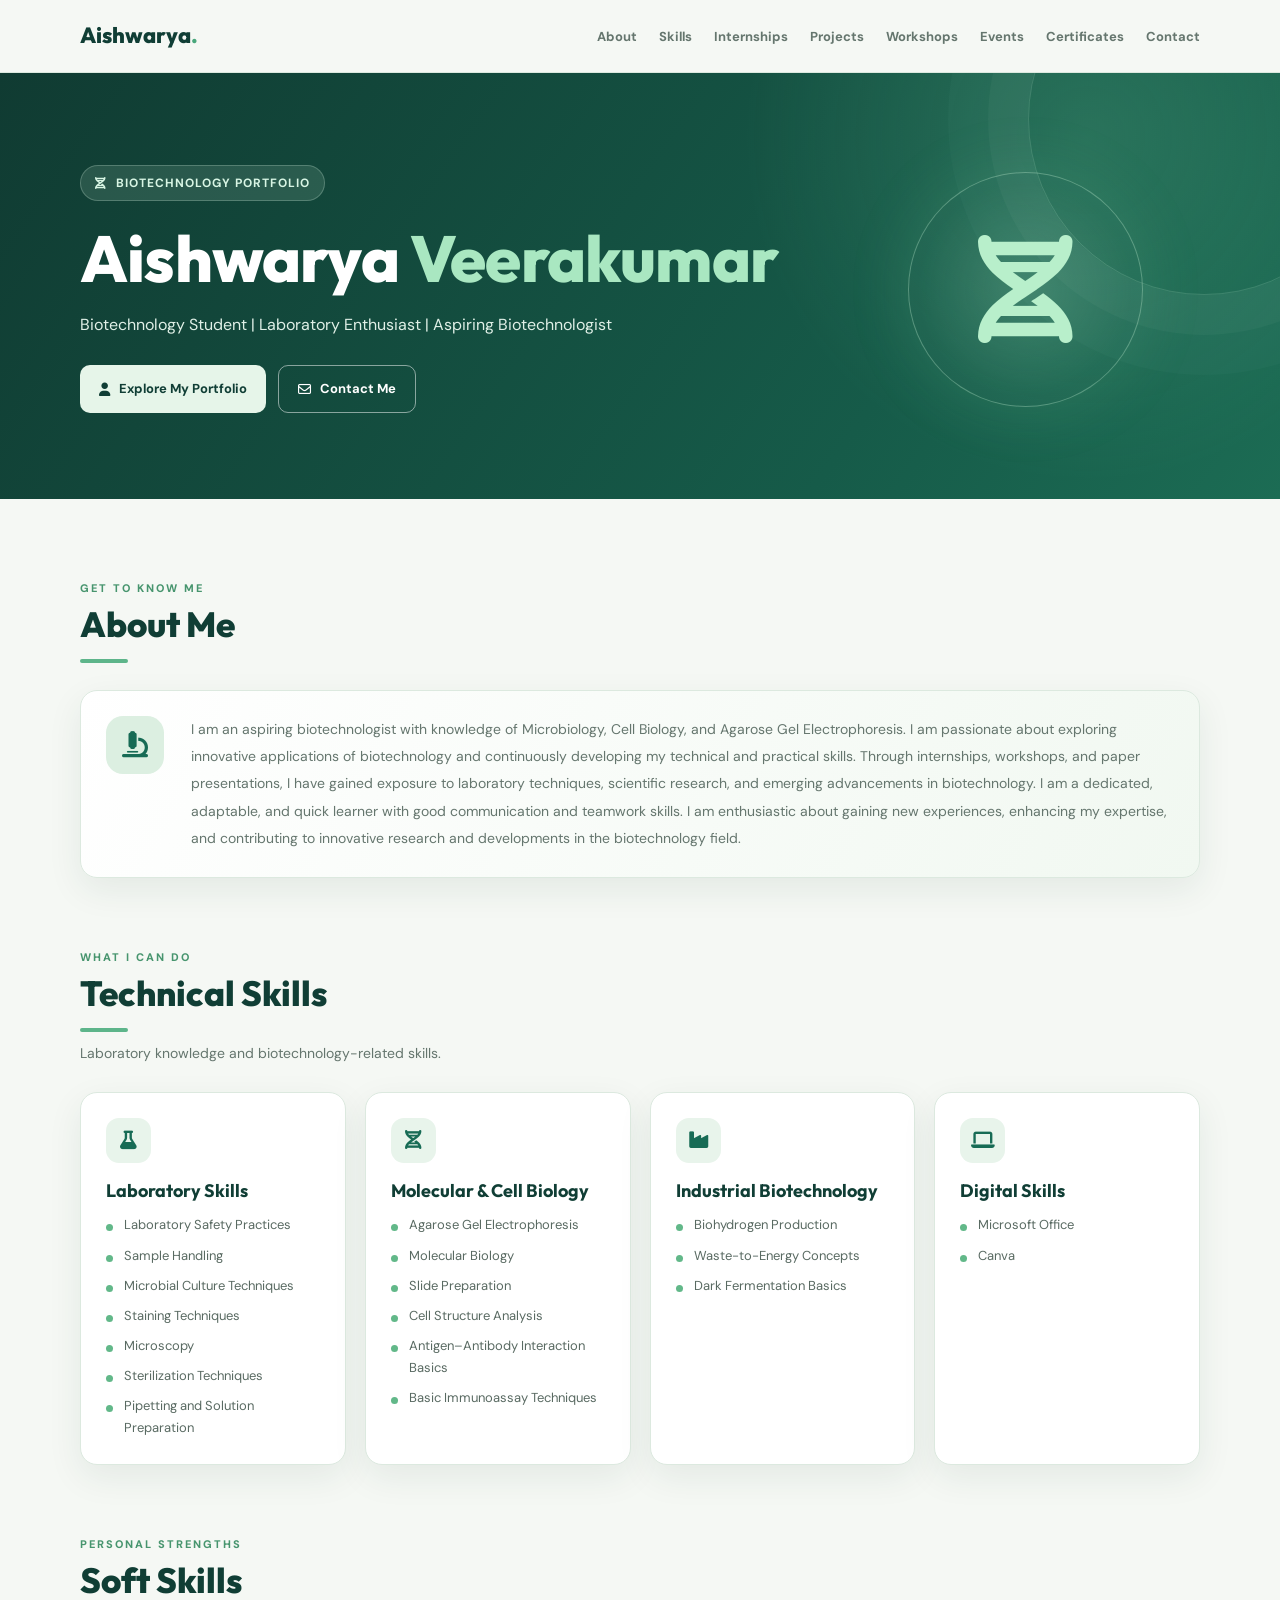
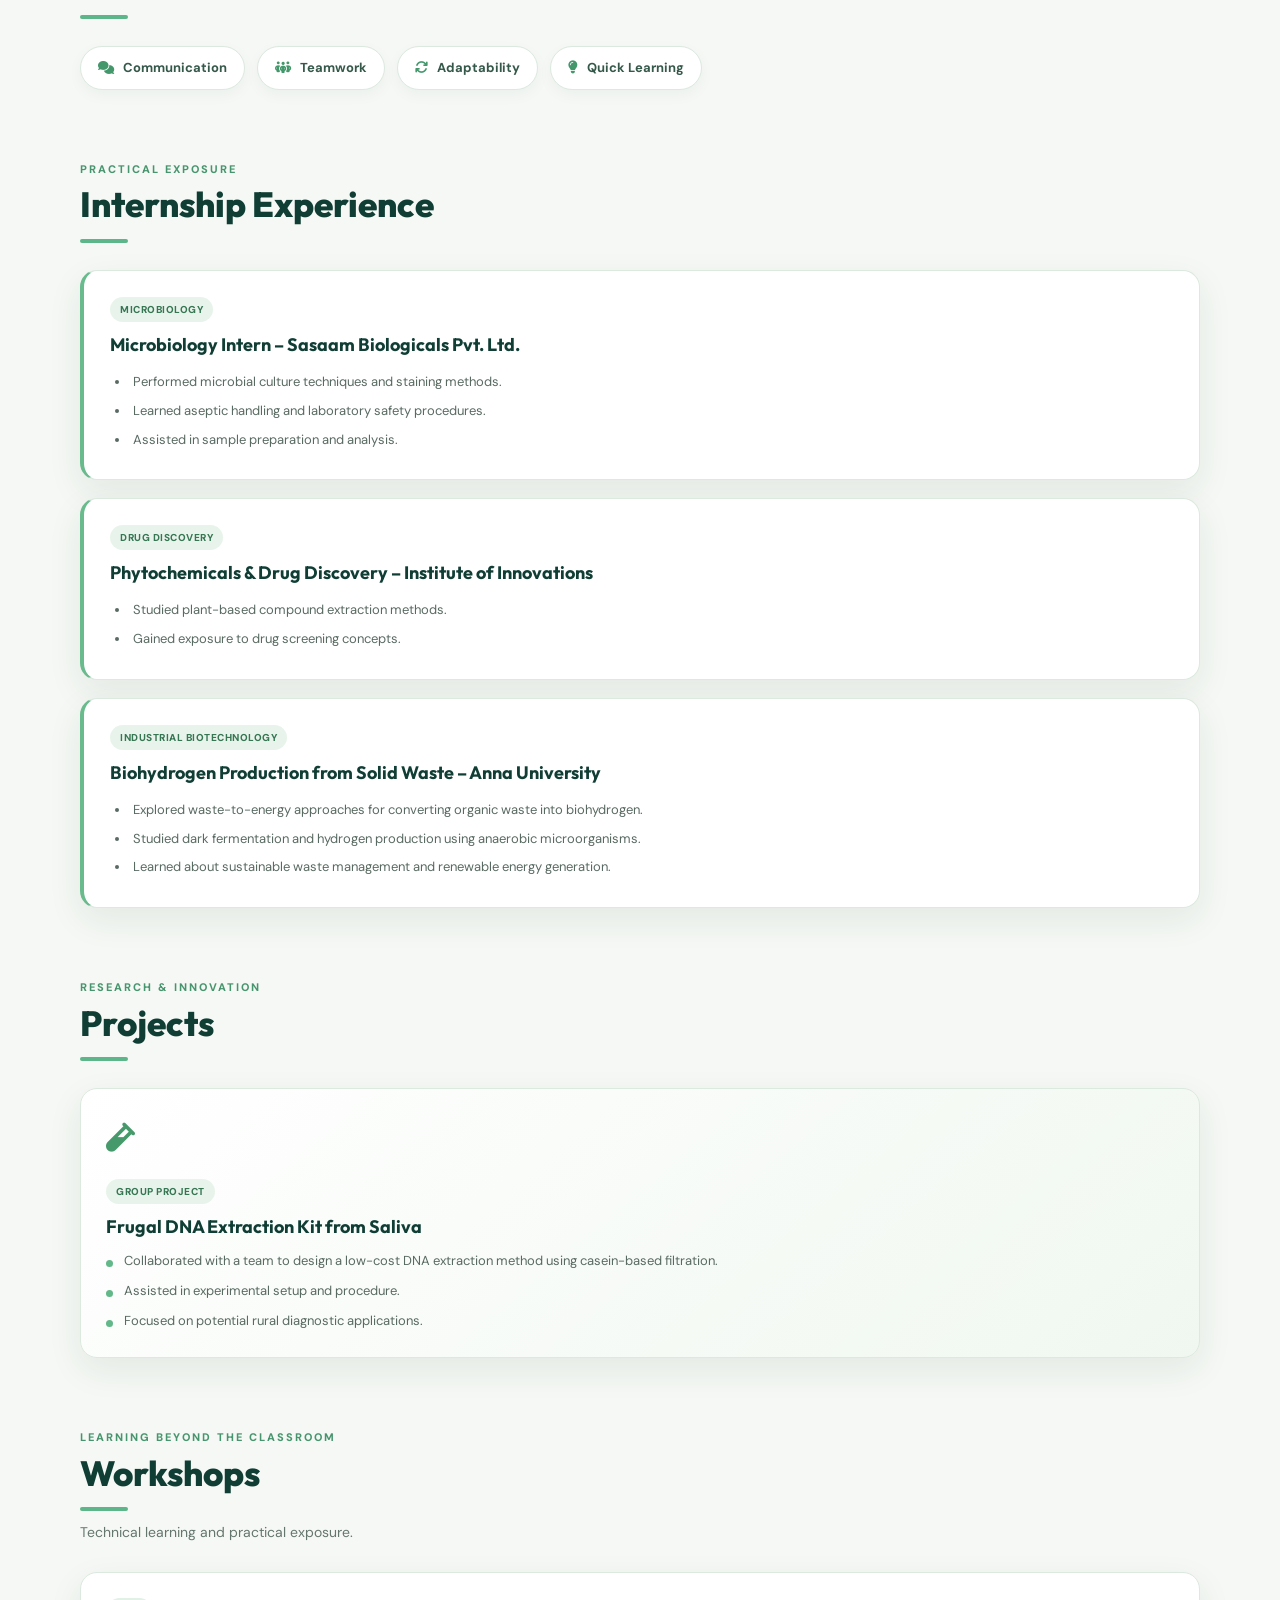
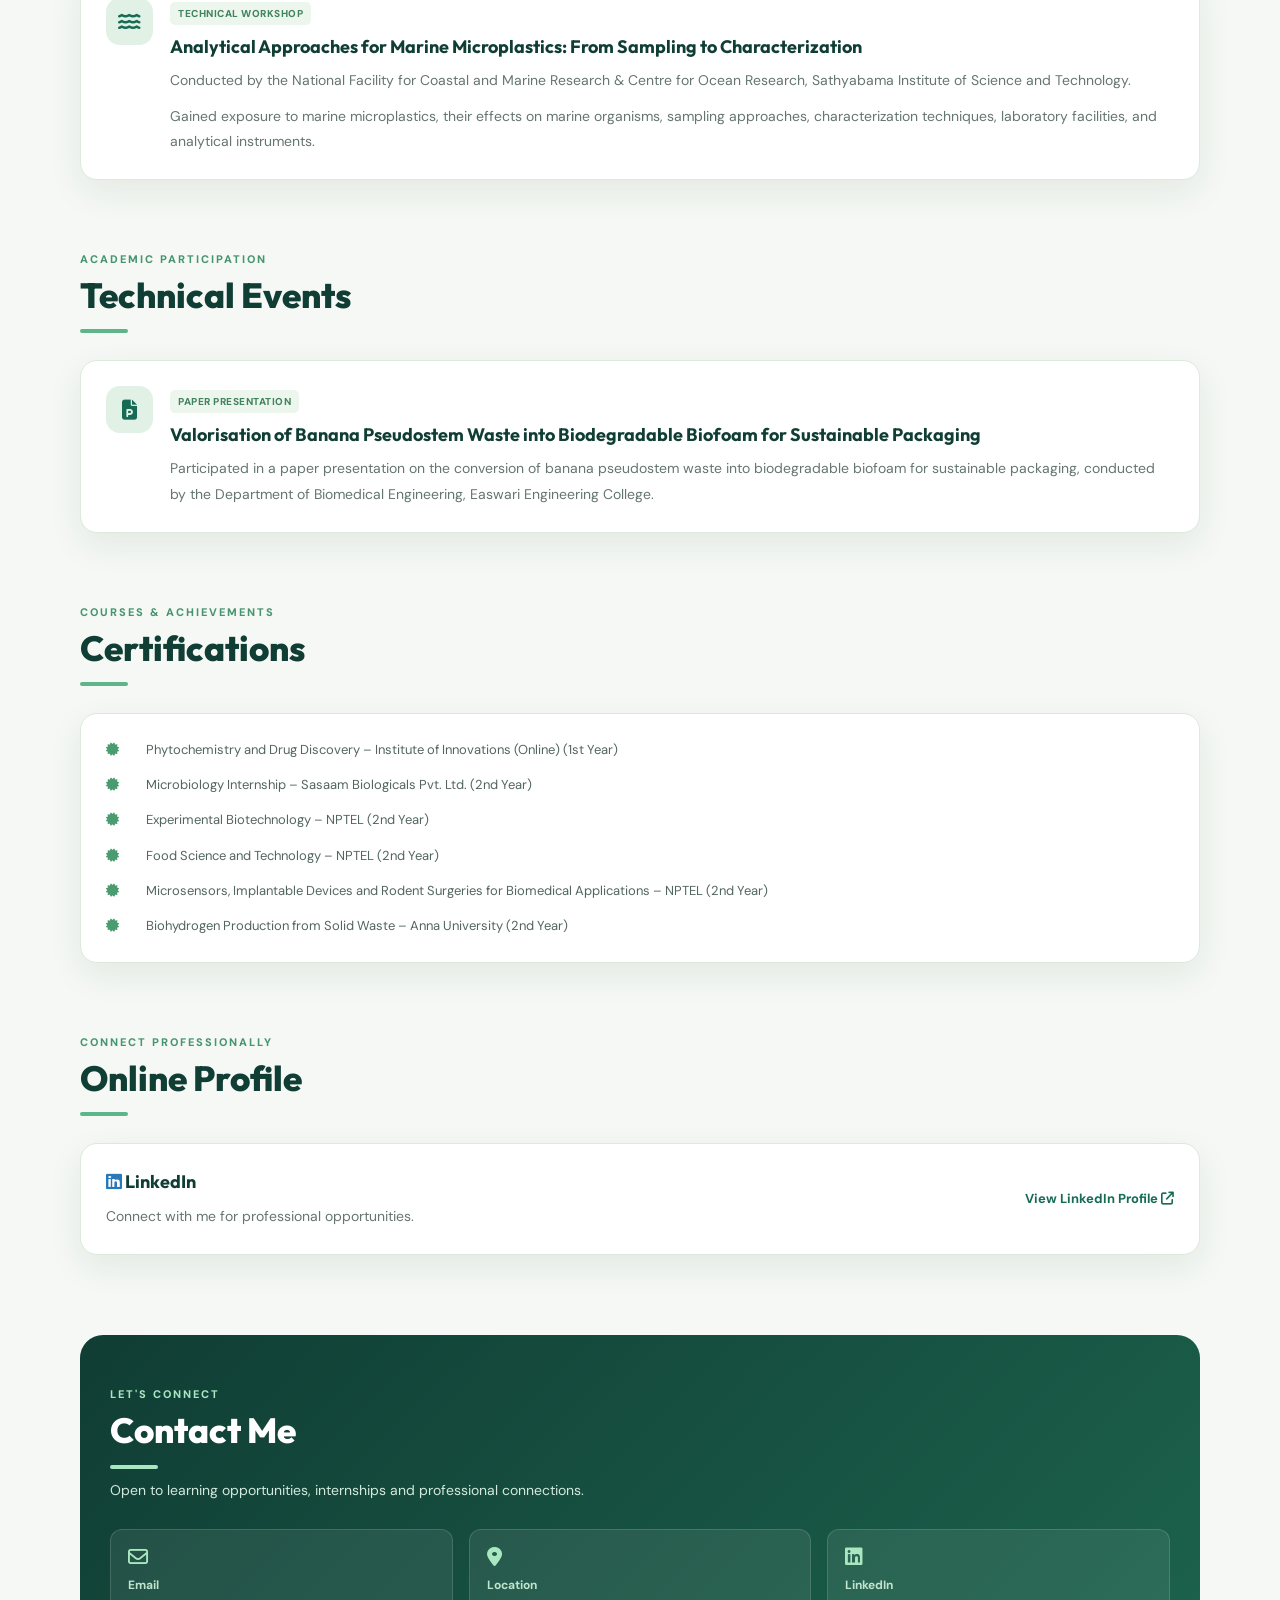
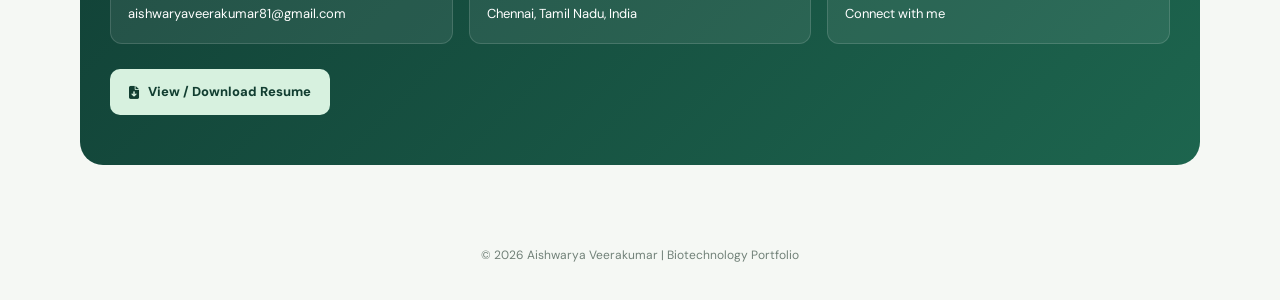
<file: index.html>
<!DOCTYPE html>
<html lang="en">
<head>
<meta charset="UTF-8">
<meta name="viewport" content="width=device-width, initial-scale=1.0">
<meta name="theme-color" content="#103e35">
<meta name="description" content="Aishwarya Veerakumar | Biotechnology Student Portfolio">

<title>Aishwarya Veerakumar | Biotechnology Portfolio</title>

<link rel="preconnect" href="https://fonts.googleapis.com">
<link rel="preconnect" href="https://fonts.gstatic.com" crossorigin>

<link href="https://fonts.googleapis.com/css2?family=DM+Sans:wght@400;500;600;700&family=Outfit:wght@400;500;600;700;800&display=swap" rel="stylesheet">

<link rel="stylesheet"
href="https://cdnjs.cloudflare.com/ajax/libs/font-awesome/6.5.2/css/all.min.css">

<link rel="stylesheet" href="style.css">
</head>

<body>

<header>
    <div class="container navbar">

        <a class="logo" href="#home">
            Aishwarya<span>.</span>
        </a>

        <button class="menu-btn" id="menuBtn" aria-label="Toggle navigation">
            <i class="fa-solid fa-bars"></i>
        </button>

        <ul class="nav-links" id="navLinks">
            <li><a href="#about">About</a></li>
            <li><a href="#skills">Skills</a></li>
            <li><a href="#internships">Internships</a></li>
            <li><a href="#projects">Projects</a></li>
            <li><a href="#workshops">Workshops</a></li>
            <li><a href="#events">Events</a></li>
            <li><a href="#certifications">Certificates</a></li>
            <li><a href="#contact">Contact</a></li>
        </ul>

    </div>
</header>


<!-- HERO -->

<section class="hero" id="home">

    <div class="container hero-inner">

        <div>

            <div class="eyebrow">
                <i class="fa-solid fa-dna"></i>
                Biotechnology Portfolio
            </div>

            <h1>
                Aishwarya <span>Veerakumar</span>
            </h1>

            <p class="hero-description">
                Biotechnology Student |
                Laboratory Enthusiast |
                Aspiring Biotechnologist
            </p>

            <div class="hero-buttons">

                <a href="#about" class="btn btn-light">
                    <i class="fa-solid fa-user"></i>
                    Explore My Portfolio
                </a>

                <a href="#contact" class="btn btn-outline">
                    <i class="fa-regular fa-envelope"></i>
                    Contact Me
                </a>

            </div>

        </div>


        <div class="hero-art">

            <div class="dna-card">
                <i class="fa-solid fa-dna"></i>
            </div>

        </div>

    </div>

</section>


<main class="container">


<!-- ABOUT ME -->

<section class="section" id="about">

    <div class="section-heading">

        <div class="section-kicker">
            Get to know me
        </div>

        <h2 class="section-title">
            About Me
        </h2>

    </div>


    <div class="card about-card">

        <div class="about-icon">
            <i class="fa-solid fa-microscope"></i>
        </div>

        <p class="about-text">

            I am an aspiring biotechnologist with knowledge of
            Microbiology, Cell Biology, and Agarose Gel Electrophoresis.
            I am passionate about exploring innovative applications of
            biotechnology and continuously developing my technical and
            practical skills.

            Through internships, workshops, and paper presentations,
            I have gained exposure to laboratory techniques, scientific
            research, and emerging advancements in biotechnology.

            I am a dedicated, adaptable, and quick learner with good
            communication and teamwork skills.

            I am enthusiastic about gaining new experiences, enhancing
            my expertise, and contributing to innovative research and
            developments in the biotechnology field.

        </p>

    </div>

</section>


<!-- TECHNICAL SKILLS -->

<section class="section" id="skills">

    <div class="section-heading">

        <div class="section-kicker">
            What I can do
        </div>

        <h2 class="section-title">
            Technical Skills
        </h2>

        <p class="section-subtitle">
            Laboratory knowledge and biotechnology-related skills.
        </p>

    </div>


    <div class="grid">


        <!-- Laboratory -->

        <div class="card skill-card">

            <div class="skill-icon">
                <i class="fa-solid fa-flask"></i>
            </div>

            <h3>
                Laboratory Skills
            </h3>

            <ul class="skill-list">

                <li>Laboratory Safety Practices</li>

                <li>Sample Handling</li>

                <li>Microbial Culture Techniques</li>

                <li>Staining Techniques</li>

                <li>Microscopy</li>

                <li>Sterilization Techniques</li>

                <li>Pipetting and Solution Preparation</li>

            </ul>

        </div>


        <!-- Molecular and Cell Biology -->

        <div class="card skill-card">

            <div class="skill-icon">
                <i class="fa-solid fa-dna"></i>
            </div>

            <h3>
                Molecular & Cell Biology
            </h3>

            <ul class="skill-list">

                <li>Agarose Gel Electrophoresis</li>

                <li>Molecular Biology</li>

                <li>Slide Preparation</li>

                <li>Cell Structure Analysis</li>

                <li>Antigen–Antibody Interaction Basics</li>

                <li>Basic Immunoassay Techniques</li>

            </ul>

        </div>


        <!-- Industrial Biotechnology -->

        <div class="card skill-card">

            <div class="skill-icon">
                <i class="fa-solid fa-industry"></i>
            </div>

            <h3>
                Industrial Biotechnology
            </h3>

            <ul class="skill-list">

                <li>Biohydrogen Production</li>

                <li>Waste-to-Energy Concepts</li>

                <li>Dark Fermentation Basics</li>

            </ul>

        </div>


        <!-- Digital Skills -->

        <div class="card skill-card">

            <div class="skill-icon">
                <i class="fa-solid fa-laptop"></i>
            </div>

            <h3>
                Digital Skills
            </h3>

            <ul class="skill-list">

                <li>Microsoft Office</li>

                <li>Canva</li>

            </ul>

        </div>

    </div>

</section>


<!-- SOFT SKILLS -->

<section class="section" id="soft-skills">

    <div class="section-heading">

        <div class="section-kicker">
            Personal strengths
        </div>

        <h2 class="section-title">
            Soft Skills
        </h2>

    </div>


    <div class="soft-skills">

        <span class="skill-pill">
            <i class="fa-solid fa-comments"></i>
            Communication
        </span>

        <span class="skill-pill">
            <i class="fa-solid fa-people-group"></i>
            Teamwork
        </span>

        <span class="skill-pill">
            <i class="fa-solid fa-arrows-rotate"></i>
            Adaptability
        </span>

        <span class="skill-pill">
            <i class="fa-solid fa-lightbulb"></i>
            Quick Learning
        </span>

    </div>

</section>


<!-- INTERNSHIP EXPERIENCE -->

<section class="section" id="internships">

    <div class="section-heading">

        <div class="section-kicker">
            Practical exposure
        </div>

        <h2 class="section-title">
            Internship Experience
        </h2>

    </div>


    <div class="timeline">


        <div class="card timeline-card">

            <span class="tag">
                Microbiology
            </span>

            <h3>
                Microbiology Intern – Sasaam Biologicals Pvt. Ltd.
            </h3>

            <ul>

                <li>
                    Performed microbial culture techniques and
                    staining methods.
                </li>

                <li>
                    Learned aseptic handling and laboratory
                    safety procedures.
                </li>

                <li>
                    Assisted in sample preparation and analysis.
                </li>

            </ul>

        </div>


        <div class="card timeline-card">

            <span class="tag">
                Drug Discovery
            </span>

            <h3>
                Phytochemicals & Drug Discovery – Institute of Innovations
            </h3>

            <ul>

                <li>
                    Studied plant-based compound extraction methods.
                </li>

                <li>
                    Gained exposure to drug screening concepts.
                </li>

            </ul>

        </div>


        <div class="card timeline-card">

            <span class="tag">
                Industrial Biotechnology
            </span>

            <h3>
                Biohydrogen Production from Solid Waste – Anna University
            </h3>

            <ul>

                <li>
                    Explored waste-to-energy approaches for converting
                    organic waste into biohydrogen.
                </li>

                <li>
                    Studied dark fermentation and hydrogen production
                    using anaerobic microorganisms.
                </li>

                <li>
                    Learned about sustainable waste management and
                    renewable energy generation.
                </li>

            </ul>

        </div>

    </div>

</section>


<!-- PROJECTS -->

<section class="section" id="projects">

    <div class="section-heading">

        <div class="section-kicker">
            Research & innovation
        </div>

        <h2 class="section-title">
            Projects
        </h2>

    </div>


    <div class="card project-card">

        <div class="project-icon">
            <i class="fa-solid fa-vial"></i>
        </div>

        <span class="tag">
            Group Project
        </span>

        <h3>
            Frugal DNA Extraction Kit from Saliva
        </h3>

        <ul class="skill-list">

            <li>
                Collaborated with a team to design a low-cost
                DNA extraction method using casein-based filtration.
            </li>

            <li>
                Assisted in experimental setup and procedure.
            </li>

            <li>
                Focused on potential rural diagnostic applications.
            </li>

        </ul>

    </div>

</section>


<!-- WORKSHOPS -->

<section class="section" id="workshops">

    <div class="section-heading">

        <div class="section-kicker">
            Learning beyond the classroom
        </div>

        <h2 class="section-title">
            Workshops
        </h2>

        <p class="section-subtitle">
            Technical learning and practical exposure.
        </p>

    </div>


    <div class="card activity-card">

        <div class="activity-icon">
            <i class="fa-solid fa-water"></i>
        </div>


        <div>

            <span class="activity-label">
                Technical Workshop
            </span>

            <h3>
                Analytical Approaches for Marine Microplastics:
                From Sampling to Characterization
            </h3>

            <p>
                Conducted by the National Facility for Coastal and
                Marine Research & Centre for Ocean Research,
                Sathyabama Institute of Science and Technology.
            </p>

            <p class="activity-description">

                Gained exposure to marine microplastics, their effects
                on marine organisms, sampling approaches,
                characterization techniques, laboratory facilities,
                and analytical instruments.

            </p>

        </div>

    </div>

</section>


<!-- TECHNICAL EVENTS -->

<section class="section" id="events">

    <div class="section-heading">

        <div class="section-kicker">
            Academic participation
        </div>

        <h2 class="section-title">
            Technical Events
        </h2>

    </div>


    <div class="card activity-card">

        <div class="activity-icon">
            <i class="fa-solid fa-file-powerpoint"></i>
        </div>


        <div>

            <span class="activity-label">
                Paper Presentation
            </span>

            <h3>
                Valorisation of Banana Pseudostem Waste into
                Biodegradable Biofoam for Sustainable Packaging
            </h3>

            <p>

                Participated in a paper presentation on the conversion
                of banana pseudostem waste into biodegradable biofoam
                for sustainable packaging, conducted by the Department
                of Biomedical Engineering, Easwari Engineering College.

            </p>

        </div>

    </div>

</section>


<!-- CERTIFICATIONS -->

<section class="section" id="certifications">

    <div class="section-heading">

        <div class="section-kicker">
            Courses & achievements
        </div>

        <h2 class="section-title">
            Certifications
        </h2>

    </div>


    <div class="card">

        <ul class="cert-list">

            <li>
                <i class="fa-solid fa-certificate"></i>

                <span>
                    Phytochemistry and Drug Discovery –
                    Institute of Innovations (Online) (1st Year)
                </span>
            </li>


            <li>
                <i class="fa-solid fa-certificate"></i>

                <span>
                    Microbiology Internship –
                    Sasaam Biologicals Pvt. Ltd. (2nd Year)
                </span>
            </li>


            <li>
                <i class="fa-solid fa-certificate"></i>

                <span>
                    Experimental Biotechnology – NPTEL (2nd Year)
                </span>
            </li>


            <li>
                <i class="fa-solid fa-certificate"></i>

                <span>
                    Food Science and Technology – NPTEL (2nd Year)
                </span>
            </li>


            <li>
                <i class="fa-solid fa-certificate"></i>

                <span>
                    Microsensors, Implantable Devices and Rodent
                    Surgeries for Biomedical Applications – NPTEL
                    (2nd Year)
                </span>
            </li>


            <li>
                <i class="fa-solid fa-certificate"></i>

                <span>
                    Biohydrogen Production from Solid Waste –
                    Anna University (2nd Year)
                </span>
            </li>

        </ul>

    </div>

</section>


<!-- ONLINE PROFILE -->

<section class="section" id="profile">

    <div class="section-heading">

        <div class="section-kicker">
            Connect professionally
        </div>

        <h2 class="section-title">
            Online Profile
        </h2>

    </div>


    <div class="card profile-card">

        <div>

            <h3>
                <i class="fa-brands fa-linkedin linkedin-icon"></i>
                LinkedIn
            </h3>

            <p>
                Connect with me for professional opportunities.
            </p>

        </div>


        <a
        class="profile-link"
        href="https://www.linkedin.com/in/aishwarya-veerakumar-0b2099328"
        target="_blank"
        rel="noopener noreferrer">

            View LinkedIn Profile
            <i class="fa-solid fa-arrow-up-right-from-square"></i>

        </a>

    </div>

</section>


<!-- CONTACT -->

<section class="contact-section section" id="contact">

    <div class="section-heading">

        <div class="section-kicker">
            Let's connect
        </div>

        <h2 class="section-title">
            Contact Me
        </h2>

        <p class="section-subtitle">
            Open to learning opportunities, internships
            and professional connections.
        </p>

    </div>


    <div class="contact-grid">


        <div class="contact-item">

            <i class="fa-regular fa-envelope"></i>

            <strong>
                Email
            </strong>

            <a href="mailto:aishwaryaveerakumar81@gmail.com">
                aishwaryaveerakumar81@gmail.com
            </a>

        </div>


        <div class="contact-item">

            <i class="fa-solid fa-location-dot"></i>

            <strong>
                Location
            </strong>

            <span>
                Chennai, Tamil Nadu, India
            </span>

        </div>


        <div class="contact-item">

            <i class="fa-brands fa-linkedin"></i>

            <strong>
                LinkedIn
            </strong>

            <a
            href="https://www.linkedin.com/in/aishwarya-veerakumar-0b2099328"
            target="_blank"
            rel="noopener noreferrer">

                Connect with me

            </a>

        </div>

    </div>


    <div class="resume-area">

        <a
        href="https://docs.google.com/document/d/1dHKCPFmmOGWFo71sSkptLa-Idhjv57mF/edit?usp=drivesdk&ouid=106853522397666970908&rtpof=true&sd=true"
        target="_blank"
        rel="noopener noreferrer"
        class="resume-btn">

            <i class="fa-solid fa-file-arrow-down"></i>

            View / Download Resume

        </a>

    </div>

</section>

</main>


<footer>

    © 2026 Aishwarya Veerakumar |
    Biotechnology Portfolio

</footer>


<script src="script.js"></script>

</body>
</html>


































</body>

</html>
</file>
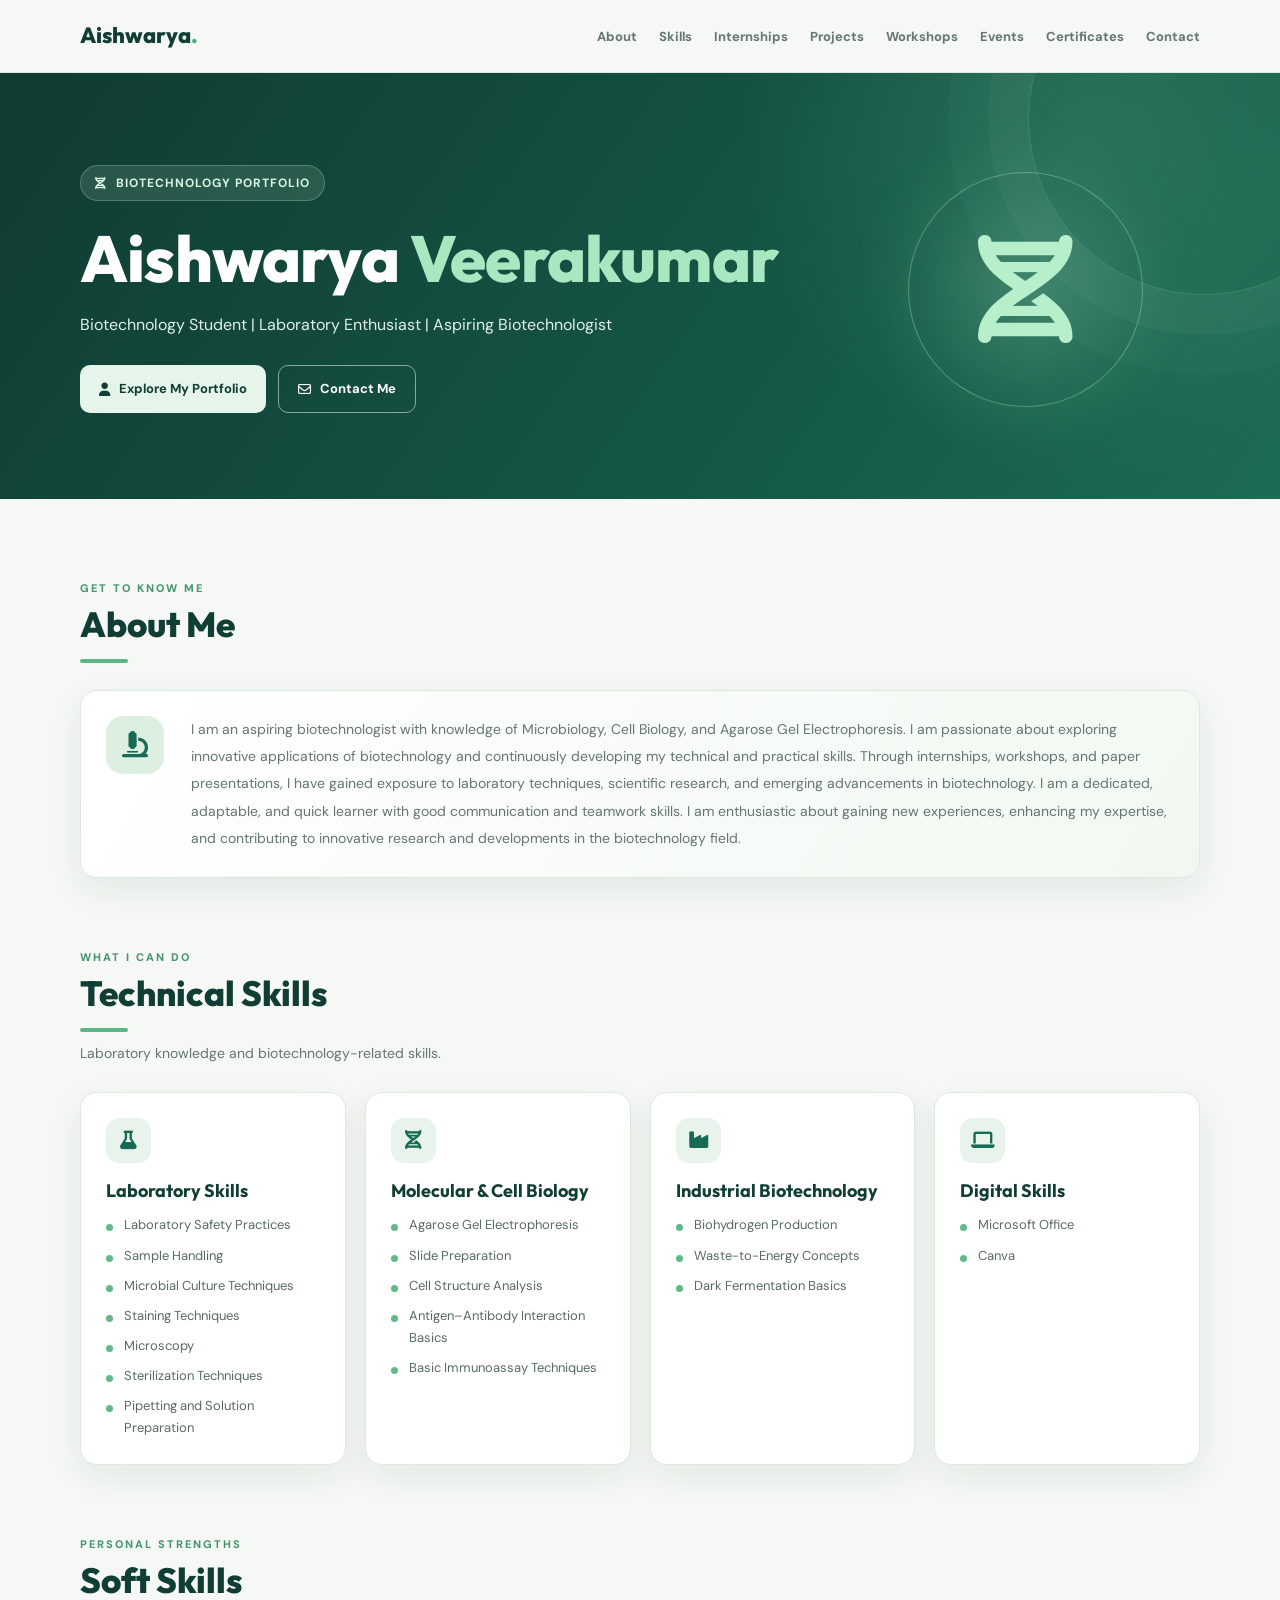
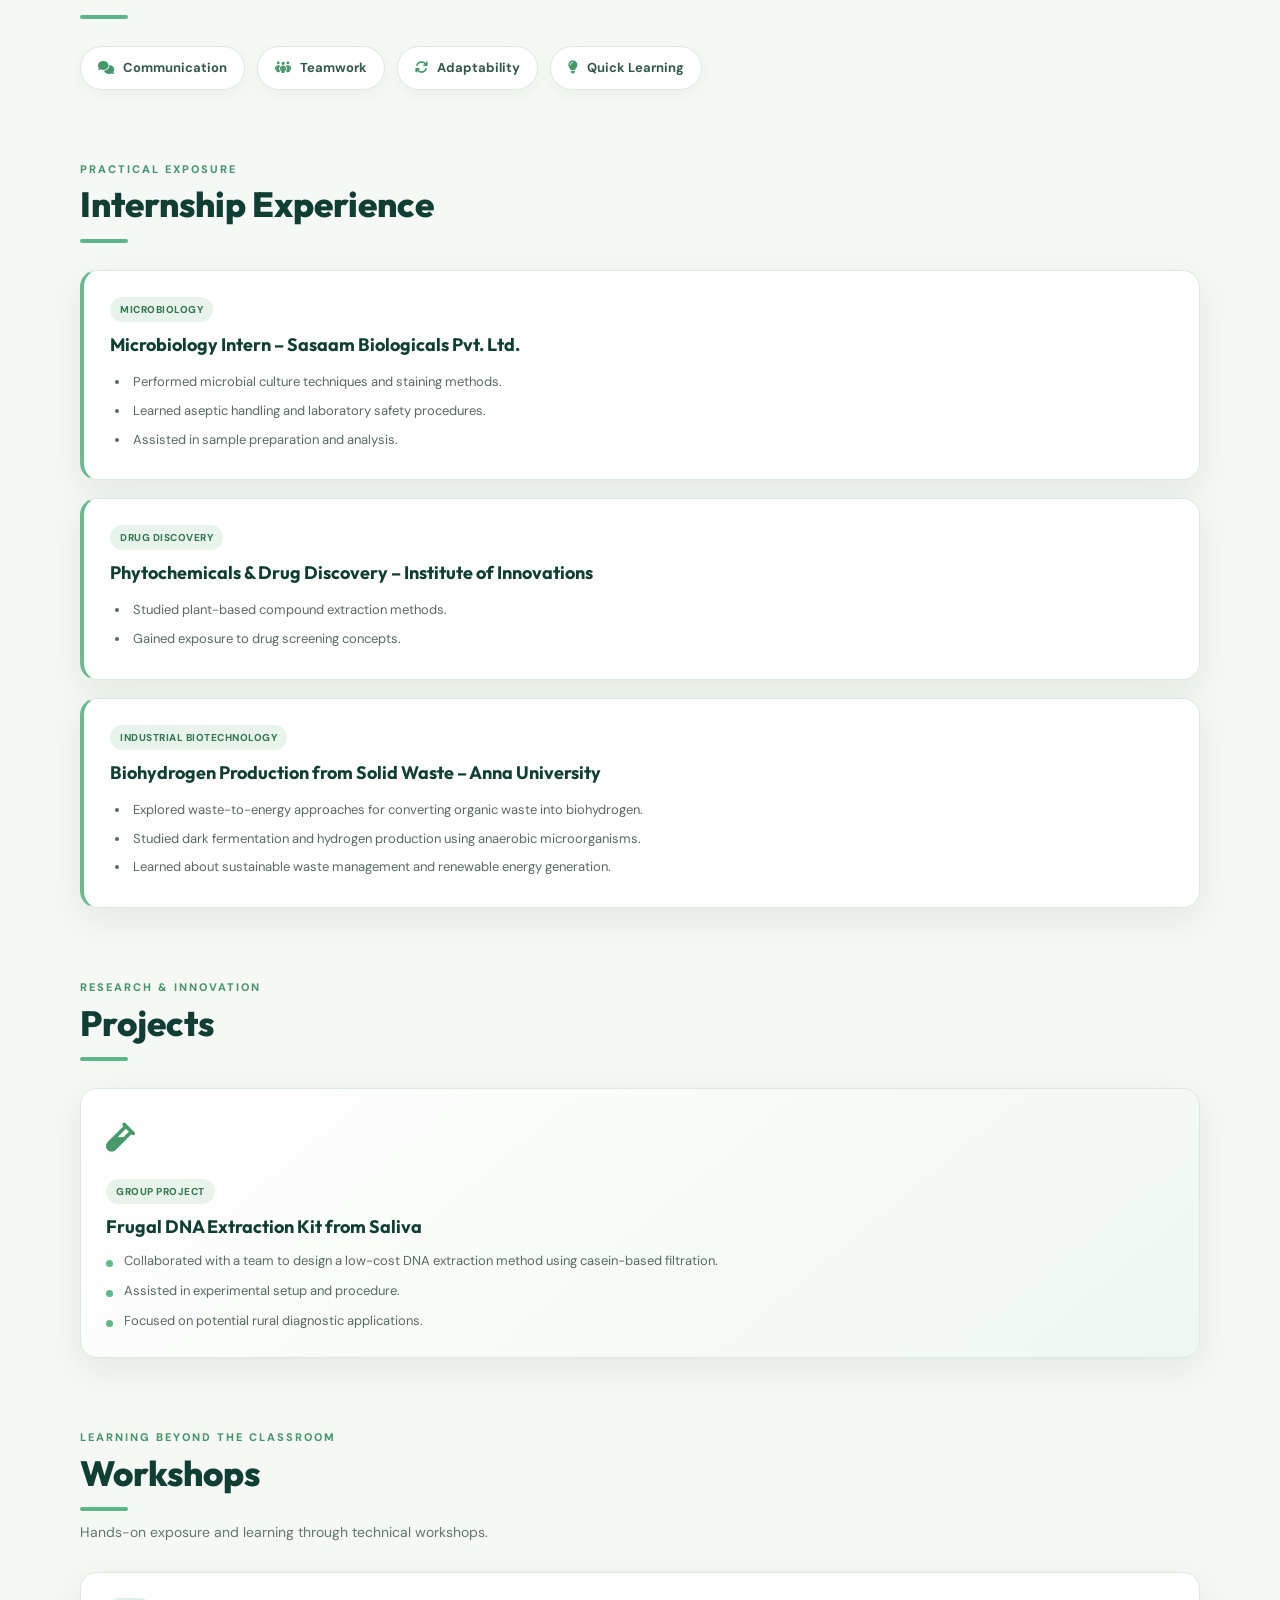
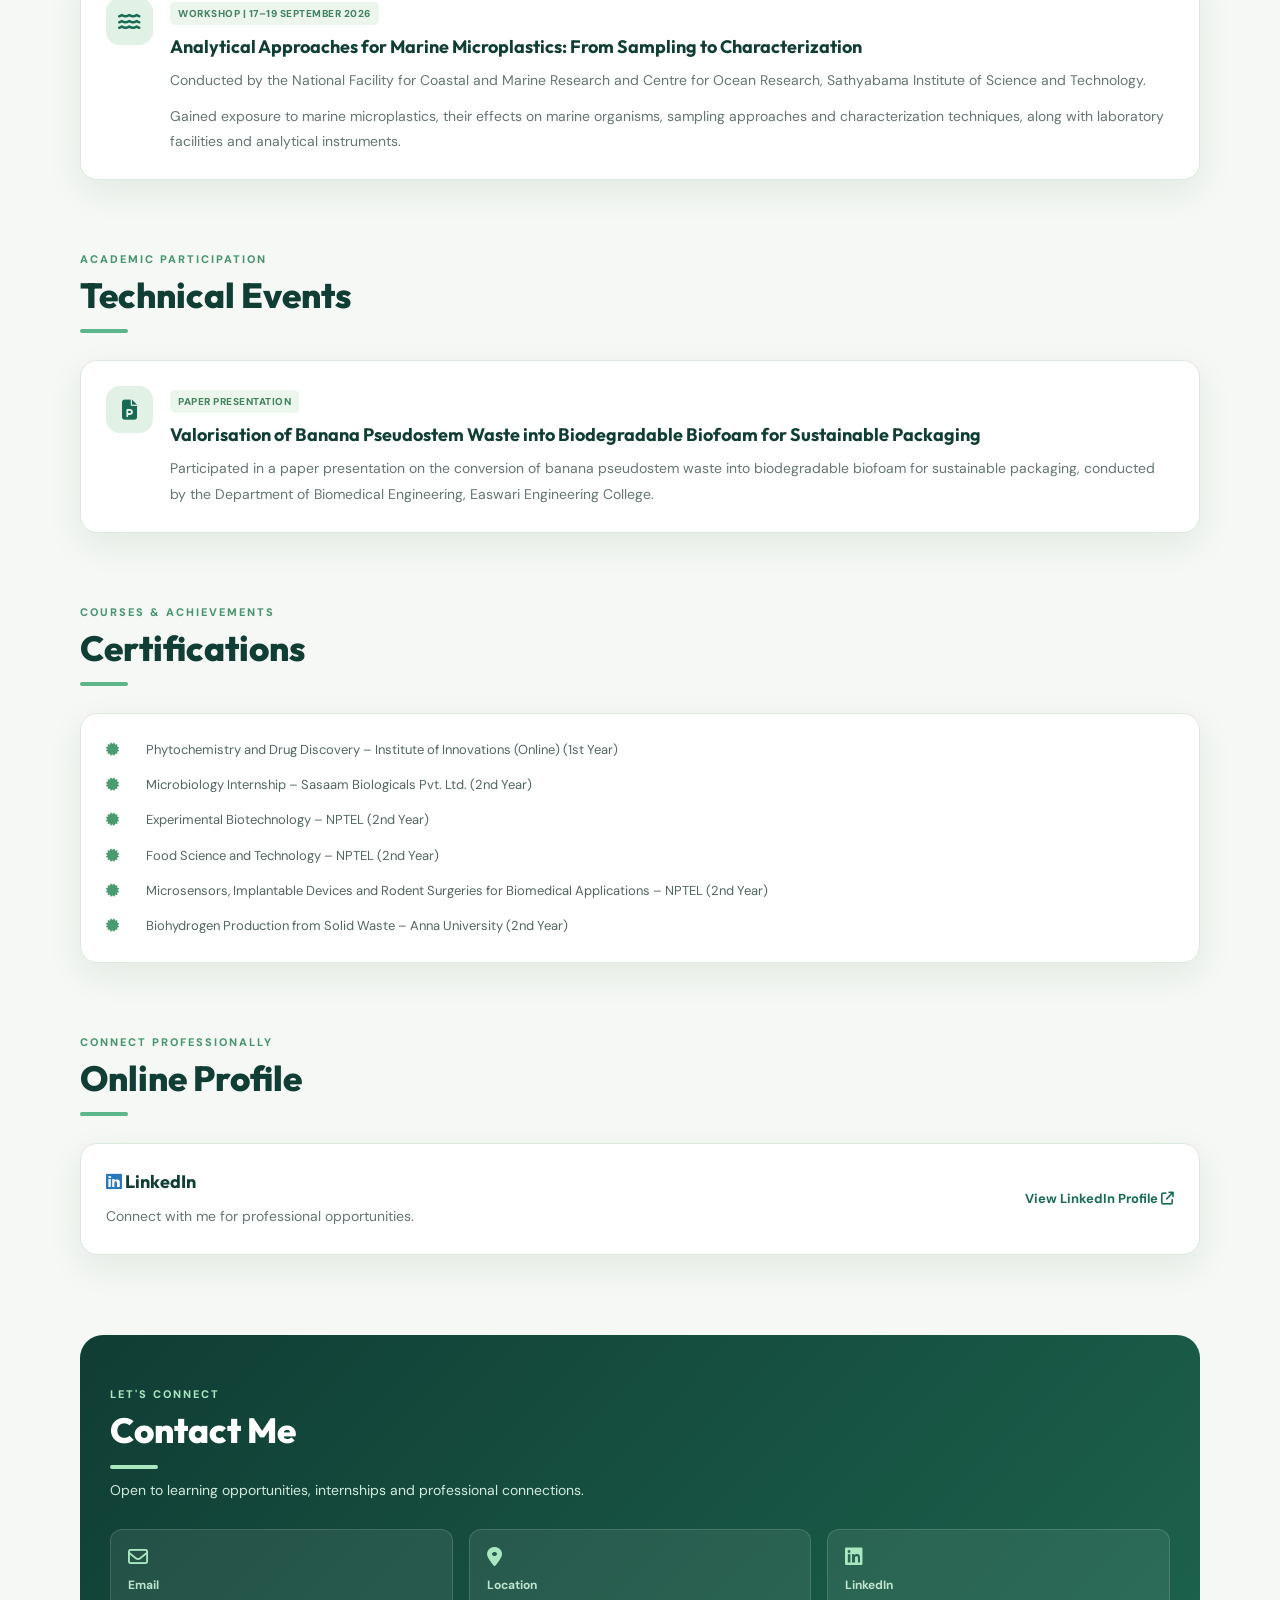
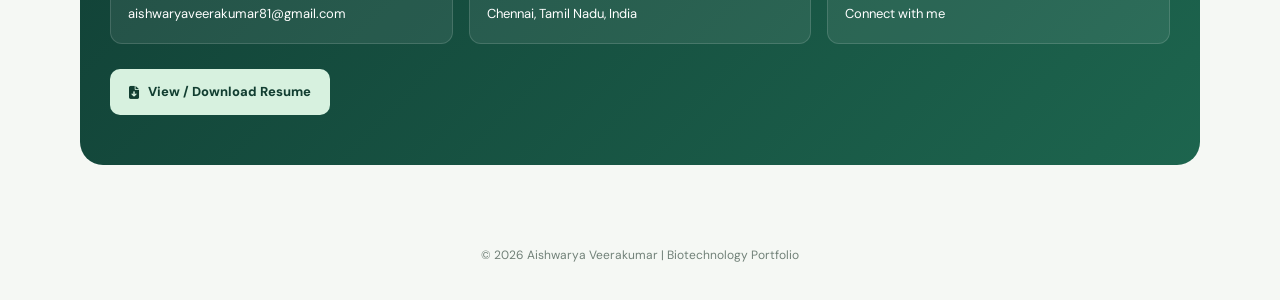
<file: MY PORTFOLIO.html>
<!DOCTYPE html>
<html lang="en">
<head>
<meta charset="UTF-8">
<meta name="viewport" content="width=device-width, initial-scale=1.0">
<meta name="theme-color" content="#102e2b">
<meta name="description" content="Aishwarya Veerakumar | Biotechnology Student Portfolio">
<title>Aishwarya Veerakumar | Biotechnology Portfolio</title>

<link rel="preconnect" href="https://fonts.googleapis.com">
<link rel="preconnect" href="https://fonts.gstatic.com" crossorigin>
<link href="https://fonts.googleapis.com/css2?family=DM+Sans:wght@400;500;600;700&family=Outfit:wght@400;500;600;700;800&display=swap" rel="stylesheet">
<link rel="stylesheet" href="https://cdnjs.cloudflare.com/ajax/libs/font-awesome/6.5.2/css/all.min.css">

<style>
:root {
  --bg: #f5f8f4;
  --surface: #ffffff;
  --green: #176b55;
  --green-dark: #103e35;
  --mint: #cce9d9;
  --mint-light: #e8f4eb;
  --text: #1b302b;
  --muted: #65766e;
  --border: #dce9df;
  --shadow: 0 12px 35px rgba(23, 68, 52, .08);
}

* {
  margin: 0;
  padding: 0;
  box-sizing: border-box;
  scroll-behavior: smooth;
}

body {
  font-family: 'DM Sans', sans-serif;
  background: var(--bg);
  color: var(--text);
  line-height: 1.7;
  overflow-x: hidden;
}

a {
  color: inherit;
  text-decoration: none;
}

button {
  font: inherit;
}

.container {
  width: min(1120px, 90%);
  margin: auto;
}

/* NAVIGATION */

header {
  position: sticky;
  top: 0;
  z-index: 100;
  background: rgba(245, 248, 244, .94);
  backdrop-filter: blur(16px);
  border-bottom: 1px solid var(--border);
}

.navbar {
  min-height: 72px;
  display: flex;
  align-items: center;
  justify-content: space-between;
  gap: 20px;
}

.logo {
  font-family: 'Outfit', sans-serif;
  font-size: 22px;
  font-weight: 800;
  color: var(--green-dark);
  white-space: nowrap;
}

.logo span {
  color: #48a77b;
}

.nav-links {
  display: flex;
  align-items: center;
  flex-wrap: wrap;
  gap: 22px;
  list-style: none;
}

.nav-links a {
  color: var(--muted);
  font-size: 13px;
  font-weight: 700;
  transition: .25s;
}

.nav-links a:hover {
  color: var(--green);
}

.menu-btn {
  display: none;
  border: 0;
  background: var(--mint-light);
  color: var(--green-dark);
  border-radius: 10px;
  padding: 10px 13px;
  cursor: pointer;
}

/* HERO */

.hero {
  position: relative;
  overflow: hidden;
  background:
    radial-gradient(circle at 85% 15%, rgba(117, 205, 160, .2), transparent 30%),
    linear-gradient(125deg, #103b32, #165b49 70%, #1c6c54);
  color: white;
  padding: 92px 0 86px;
}

.hero::before {
  content: "";
  position: absolute;
  width: 350px;
  height: 350px;
  border: 1px solid rgba(208, 244, 220, .16);
  border-radius: 50%;
  right: -100px;
  top: -130px;
  box-shadow: 0 0 0 40px rgba(208,244,220,.035),
              0 0 0 80px rgba(208,244,220,.025);
}

.hero-inner {
  position: relative;
  display: grid;
  grid-template-columns: 1.35fr .65fr;
  align-items: center;
  gap: 45px;
}

.eyebrow {
  display: inline-flex;
  align-items: center;
  gap: 9px;
  background: rgba(222, 250, 231, .12);
  border: 1px solid rgba(222, 250, 231, .23);
  padding: 7px 14px;
  border-radius: 50px;
  font-size: 12px;
  font-weight: 700;
  letter-spacing: 1px;
  text-transform: uppercase;
  color: #d8f5e4;
  margin-bottom: 22px;
}

.hero h1 {
  font-family: 'Outfit', sans-serif;
  font-size: clamp(38px, 6vw, 65px);
  line-height: 1.1;
  font-weight: 800;
  letter-spacing: -.8px;
  margin-bottom: 16px;
}

.hero h1 span {
  color: #a9e7c1;
}

.hero-description {
  color: #e0f0e7;
  font-size: 16px;
  max-width: 590px;
  margin-bottom: 27px;
}

.hero-buttons {
  display: flex;
  flex-wrap: wrap;
  gap: 12px;
}

.btn {
  display: inline-flex;
  justify-content: center;
  align-items: center;
  gap: 9px;
  border-radius: 10px;
  padding: 12px 19px;
  font-weight: 700;
  font-size: 13px;
  transition: .25s;
  cursor: pointer;
}

.btn-light {
  background: #e6f5e9;
  color: var(--green-dark);
}

.btn-light:hover {
  background: white;
  transform: translateY(-3px);
}

.btn-outline {
  border: 1px solid rgba(255,255,255,.5);
  color: white;
}

.btn-outline:hover {
  background: rgba(255,255,255,.12);
  transform: translateY(-3px);
}

.hero-art {
  display: flex;
  justify-content: center;
  align-items: center;
}

.dna-card {
  width: 235px;
  height: 235px;
  border-radius: 50%;
  border: 1px solid rgba(215, 255, 225, .3);
  background: radial-gradient(circle, rgba(196, 245, 213, .19), rgba(196,245,213,.03) 65%);
  display: flex;
  justify-content: center;
  align-items: center;
  color: #b8efcb;
  font-size: 108px;
  box-shadow: 0 0 65px rgba(143, 235, 174, .13);
  animation: float 5s ease-in-out infinite;
}

@keyframes float {
  0%, 100% { transform: translateY(0); }
  50% { transform: translateY(-12px); }
}

/* GENERAL SECTIONS */

main {
  padding: 25px 0 55px;
}

.section {
  padding: 55px 0 15px;
  scroll-margin-top: 85px;
}

.section-heading {
  margin-bottom: 27px;
}

.section-kicker {
  color: #47956e;
  font-size: 11px;
  font-weight: 800;
  letter-spacing: 2px;
  text-transform: uppercase;
  margin-bottom: 5px;
}

.section-title {
  font-family: 'Outfit', sans-serif;
  color: var(--green-dark);
  font-size: clamp(27px, 4vw, 35px);
  line-height: 1.25;
  font-weight: 800;
}

.section-title::after {
  content: "";
  display: block;
  width: 48px;
  height: 4px;
  border-radius: 10px;
  background: #5db58a;
  margin-top: 12px;
}

.section-subtitle {
  color: var(--muted);
  font-size: 14px;
  margin-top: 10px;
}

/* CARDS */

.card {
  background: var(--surface);
  border: 1px solid var(--border);
  border-radius: 17px;
  padding: 25px;
  box-shadow: var(--shadow);
  transition: transform .3s, box-shadow .3s, border-color .3s;
}

.card:hover {
  transform: translateY(-5px);
  border-color: #a9d6b9;
  box-shadow: 0 18px 40px rgba(23,68,52,.12);
}

.card h3 {
  font-family: 'Outfit', sans-serif;
  font-size: 18px;
  line-height: 1.45;
  color: var(--green-dark);
  margin-bottom: 10px;
}

.card p {
  color: var(--muted);
  font-size: 14px;
}

.grid {
  display: grid;
  grid-template-columns: repeat(auto-fit, minmax(245px, 1fr));
  gap: 19px;
}

/* ABOUT */

.about-card {
  display: grid;
  grid-template-columns: 65px 1fr;
  gap: 20px;
  align-items: start;
  background: linear-gradient(120deg, #ffffff, #f1f8f1);
}

.about-icon {
  width: 58px;
  height: 58px;
  display: grid;
  place-items: center;
  border-radius: 17px;
  background: #dcefe1;
  color: var(--green);
  font-size: 26px;
}

.about-text {
  color: #53665e;
  font-size: 15px;
  line-height: 1.95;
}

/* SKILLS */

.skill-card {
  position: relative;
  overflow: hidden;
}

.skill-icon {
  width: 45px;
  height: 45px;
  display: grid;
  place-items: center;
  border-radius: 13px;
  background: var(--mint-light);
  color: var(--green);
  font-size: 19px;
  margin-bottom: 15px;
}

.skill-list {
  list-style: none;
  display: grid;
  gap: 8px;
  margin-top: 10px;
}

.skill-list li {
  position: relative;
  padding-left: 18px;
  font-size: 13px;
  color: #596a62;
}

.skill-list li::before {
  content: "";
  position: absolute;
  left: 0;
  top: 10px;
  width: 7px;
  height: 7px;
  border-radius: 50%;
  background: #62b889;
}

/* SOFT SKILLS */

.soft-skills {
  display: flex;
  flex-wrap: wrap;
  gap: 12px;
}

.skill-pill {
  display: inline-flex;
  align-items: center;
  gap: 9px;
  background: white;
  border: 1px solid var(--border);
  color: #345849;
  border-radius: 50px;
  padding: 10px 17px;
  font-size: 13px;
  font-weight: 700;
  box-shadow: 0 5px 15px rgba(20,60,40,.04);
}

.skill-pill i {
  color: #43976b;
}

/* EXPERIENCE AND PROJECTS */

.timeline {
  display: grid;
  gap: 18px;
}

.timeline-card {
  border-left: 4px solid #69bb8d;
  padding: 23px 26px;
}

.timeline-card ul {
  padding-left: 20px;
  margin-top: 12px;
  color: #596a62;
  font-size: 13px;
  line-height: 1.9;
}

.timeline-card li {
  padding-left: 3px;
  margin-bottom: 4px;
}

.tag {
  display: inline-block;
  margin-bottom: 10px;
  padding: 4px 10px;
  border-radius: 30px;
  background: var(--mint-light);
  color: #367653;
  font-size: 10px;
  font-weight: 800;
  letter-spacing: .5px;
  text-transform: uppercase;
}

.project-card {
  background: linear-gradient(140deg, #fff, #f0f7f0);
}

.project-icon {
  font-size: 29px;
  color: #46996b;
  margin-bottom: 12px;
}

/* WORKSHOPS AND EVENTS */

.activity-card {
  display: flex;
  gap: 17px;
  align-items: flex-start;
}

.activity-icon {
  flex: 0 0 47px;
  height: 47px;
  border-radius: 14px;
  display: grid;
  place-items: center;
  background: #e1f1e5;
  color: var(--green);
  font-size: 20px;
}

.activity-card h3 {
  margin-bottom: 8px;
}

.activity-card p {
  line-height: 1.8;
}

.activity-label {
  display: inline-block;
  color: #42835f;
  background: #edf6ed;
  border-radius: 5px;
  padding: 3px 8px;
  font-size: 10px;
  font-weight: 800;
  margin-bottom: 9px;
  text-transform: uppercase;
  letter-spacing: .5px;
}

/* CERTIFICATIONS */

.cert-list {
  list-style: none;
  display: grid;
  gap: 13px;
}

.cert-list li {
  display: grid;
  grid-template-columns: 30px 1fr;
  align-items: start;
  gap: 10px;
  color: #53665e;
  font-size: 13px;
  line-height: 1.7;
}

.cert-list i {
  color: #4a9b6f;
  margin-top: 4px;
}

/* ONLINE PROFILE */

.profile-card {
  display: flex;
  flex-wrap: wrap;
  align-items: center;
  justify-content: space-between;
  gap: 15px;
}

.profile-link {
  color: var(--green);
  font-weight: 700;
  font-size: 13px;
  overflow-wrap: anywhere;
}

.profile-link:hover {
  text-decoration: underline;
}

/* CONTACT */

.contact-section {
  background: linear-gradient(135deg, #103d34, #1d654e);
  color: white;
  padding: 50px 30px;
  border-radius: 23px;
  margin-top: 65px;
}

.contact-section .section-title {
  color: white;
}

.contact-section .section-kicker {
  color: #a9e7c1;
}

.contact-section .section-title::after {
  background: #a9e7c1;
}

.contact-section .section-subtitle {
  color: #d3e9dd;
}

.contact-grid {
  display: grid;
  grid-template-columns: repeat(auto-fit, minmax(210px, 1fr));
  gap: 16px;
  margin-top: 26px;
}

.contact-item {
  background: rgba(255,255,255,.08);
  border: 1px solid rgba(255,255,255,.14);
  border-radius: 12px;
  padding: 17px;
}

.contact-item i {
  display: block;
  font-size: 20px;
  color: #a9e7c1;
  margin-bottom: 8px;
}

.contact-item strong {
  display: block;
  font-size: 12px;
  color: #bfe5ce;
  margin-bottom: 3px;
}

.contact-item a, .contact-item span {
  color: white;
  font-size: 13px;
  overflow-wrap: anywhere;
}

.resume-area {
  margin-top: 25px;
}

.resume-btn {
  display: inline-flex;
  align-items: center;
  gap: 9px;
  background: #d7f1df;
  color: #123e31;
  padding: 12px 19px;
  border-radius: 10px;
  font-weight: 800;
  font-size: 13px;
  transition: .25s;
}

.resume-btn:hover {
  background: white;
  transform: translateY(-3px);
}

footer {
  text-align: center;
  color: #718178;
  padding: 25px 10px 35px;
  font-size: 12px;
}

/* RESPONSIVE */

@media(max-width: 850px) {
  .nav-links {
    gap: 12px;
  }

  .nav-links a {
    font-size: 11px;
  }

  .hero-inner {
    grid-template-columns: 1fr;
  }

  .hero-art {
    display: none;
  }
}

@media(max-width: 650px) {
  .navbar {
    min-height: 65px;
    flex-wrap: wrap;
    padding: 10px 0;
  }

  .menu-btn {
    display: block;
  }

  .nav-links {
    display: none;
    width: 100%;
    flex-direction: column;
    align-items: flex-start;
    gap: 0;
    padding: 8px 0;
  }

  .nav-links.open {
    display: flex;
  }

  .nav-links li {
    width: 100%;
  }

  .nav-links a {
    display: block;
    padding: 9px 4px;
    font-size: 13px;
  }

  .hero {
    padding: 65px 0;
  }

  .hero h1 {
    font-size: 42px;
  }

  .hero-description {
    font-size: 14px;
  }

  .section {
    padding-top: 40px;
  }

  .card {
    padding: 20px;
  }

  .about-card {
    grid-template-columns: 1fr;
  }

  .contact-section {
    padding: 32px 20px;
  }

  .grid {
    grid-template-columns: 1fr;
  }
}

@media(prefers-reduced-motion: reduce) {
  *, *::before, *::after {
    scroll-behavior: auto !important;
    animation: none !important;
    transition: none !important;
  }
}
</style>
</head>

<body>

<header>
  <div class="container navbar">
    <a class="logo" href="#home">Aishwarya<span>.</span></a>

    <button class="menu-btn" id="menuBtn" aria-label="Toggle navigation" aria-expanded="false">
      <i class="fa-solid fa-bars"></i>
    </button>

    <ul class="nav-links" id="navLinks">
      <li><a href="#about">About</a></li>
      <li><a href="#skills">Skills</a></li>
      <li><a href="#internships">Internships</a></li>
      <li><a href="#projects">Projects</a></li>
      <li><a href="#workshops">Workshops</a></li>
      <li><a href="#events">Events</a></li>
      <li><a href="#certifications">Certificates</a></li>
      <li><a href="#contact">Contact</a></li>
    </ul>
  </div>
</header>

<!-- HERO -->

<section class="hero" id="home">
  <div class="container hero-inner">
    <div>
      <div class="eyebrow">
        <i class="fa-solid fa-dna"></i>
        Biotechnology Portfolio
      </div>

      <h1>Aishwarya <span>Veerakumar</span></h1>

      <p class="hero-description">
        Biotechnology Student | Laboratory Enthusiast |
        Aspiring Biotechnologist
      </p>

      <div class="hero-buttons">
        <a href="#about" class="btn btn-light">
          <i class="fa-solid fa-user"></i> Explore My Portfolio
        </a>
        <a href="#contact" class="btn btn-outline">
          <i class="fa-regular fa-envelope"></i> Contact Me
        </a>
      </div>
    </div>

    <div class="hero-art" aria-hidden="true">
      <div class="dna-card">
        <i class="fa-solid fa-dna"></i>
      </div>
    </div>
  </div>
</section>

<main class="container">

<!-- ABOUT ME -->

<section class="section" id="about">
  <div class="section-heading">
    <div class="section-kicker">Get to know me</div>
    <h2 class="section-title">About Me</h2>
  </div>

  <div class="card about-card">
    <div class="about-icon">
      <i class="fa-solid fa-microscope"></i>
    </div>

    <p class="about-text">
      I am an aspiring biotechnologist with knowledge of Microbiology,
      Cell Biology, and Agarose Gel Electrophoresis. I am passionate
      about exploring innovative applications of biotechnology and
      continuously developing my technical and practical skills.
      Through internships, workshops, and paper presentations, I have
      gained exposure to laboratory techniques, scientific research,
      and emerging advancements in biotechnology. I am a dedicated,
      adaptable, and quick learner with good communication and teamwork
      skills. I am enthusiastic about gaining new experiences,
      enhancing my expertise, and contributing to innovative research
      and developments in the biotechnology field.
    </p>
  </div>
</section>

<!-- TECHNICAL SKILLS -->

<section class="section" id="skills">
  <div class="section-heading">
    <div class="section-kicker">What I can do</div>
    <h2 class="section-title">Technical Skills</h2>
    <p class="section-subtitle">
      Laboratory knowledge and biotechnology-related skills.
    </p>
  </div>

  <div class="grid">

    <div class="card skill-card">
      <div class="skill-icon"><i class="fa-solid fa-flask"></i></div>
      <h3>Laboratory Skills</h3>
      <ul class="skill-list">
        <li>Laboratory Safety Practices</li>
        <li>Sample Handling</li>
        <li>Microbial Culture Techniques</li>
        <li>Staining Techniques</li>
        <li>Microscopy</li>
        <li>Sterilization Techniques</li>
        <li>Pipetting and Solution Preparation</li>
      </ul>
    </div>

    <div class="card skill-card">
      <div class="skill-icon"><i class="fa-solid fa-dna"></i></div>
      <h3>Molecular & Cell Biology</h3>
      <ul class="skill-list">
        <li>Agarose Gel Electrophoresis</li>
        <li>Slide Preparation</li>
        <li>Cell Structure Analysis</li>
        <li>Antigen–Antibody Interaction Basics</li>
        <li>Basic Immunoassay Techniques</li>
      </ul>
    </div>

    <div class="card skill-card">
      <div class="skill-icon"><i class="fa-solid fa-industry"></i></div>
      <h3>Industrial Biotechnology</h3>
      <ul class="skill-list">
        <li>Biohydrogen Production</li>
        <li>Waste-to-Energy Concepts</li>
        <li>Dark Fermentation Basics</li>
      </ul>
    </div>

    <div class="card skill-card">
      <div class="skill-icon"><i class="fa-solid fa-laptop"></i></div>
      <h3>Digital Skills</h3>
      <ul class="skill-list">
        <li>Microsoft Office</li>
        <li>Canva</li>
      </ul>
    </div>

  </div>
</section>

<!-- SOFT SKILLS -->

<section class="section" id="soft-skills">
  <div class="section-heading">
    <div class="section-kicker">Personal strengths</div>
    <h2 class="section-title">Soft Skills</h2>
  </div>

  <div class="soft-skills">
    <span class="skill-pill"><i class="fa-solid fa-comments"></i> Communication</span>
    <span class="skill-pill"><i class="fa-solid fa-people-group"></i> Teamwork</span>
    <span class="skill-pill"><i class="fa-solid fa-arrows-rotate"></i> Adaptability</span>
    <span class="skill-pill"><i class="fa-solid fa-lightbulb"></i> Quick Learning</span>
  </div>
</section>

<!-- INTERNSHIP EXPERIENCE -->

<section class="section" id="internships">
  <div class="section-heading">
    <div class="section-kicker">Practical exposure</div>
    <h2 class="section-title">Internship Experience</h2>
  </div>

  <div class="timeline">

    <div class="card timeline-card">
      <span class="tag">Microbiology</span>
      <h3>Microbiology Intern – Sasaam Biologicals Pvt. Ltd.</h3>
      <ul>
        <li>Performed microbial culture techniques and staining methods.</li>
        <li>Learned aseptic handling and laboratory safety procedures.</li>
        <li>Assisted in sample preparation and analysis.</li>
      </ul>
    </div>

    <div class="card timeline-card">
      <span class="tag">Drug Discovery</span>
      <h3>Phytochemicals & Drug Discovery – Institute of Innovations</h3>
      <ul>
        <li>Studied plant-based compound extraction methods.</li>
        <li>Gained exposure to drug screening concepts.</li>
      </ul>
    </div>

    <div class="card timeline-card">
      <span class="tag">Industrial Biotechnology</span>
      <h3>Biohydrogen Production from Solid Waste – Anna University</h3>
      <ul>
        <li>Explored waste-to-energy approaches for converting organic waste into biohydrogen.</li>
        <li>Studied dark fermentation and hydrogen production using anaerobic microorganisms.</li>
        <li>Learned about sustainable waste management and renewable energy generation.</li>
      </ul>
    </div>

  </div>
</section>

<!-- PROJECTS -->

<section class="section" id="projects">
  <div class="section-heading">
    <div class="section-kicker">Research & innovation</div>
    <h2 class="section-title">Projects</h2>
  </div>

  <div class="card project-card">
    <div class="project-icon"><i class="fa-solid fa-vial"></i></div>
    <span class="tag">Group Project</span>
    <h3>Frugal DNA Extraction Kit from Saliva</h3>
    <ul class="skill-list">
      <li>Collaborated with a team to design a low-cost DNA extraction method using casein-based filtration.</li>
      <li>Assisted in experimental setup and procedure.</li>
      <li>Focused on potential rural diagnostic applications.</li>
    </ul>
  </div>
</section>

<!-- WORKSHOPS -->

<section class="section" id="workshops">
  <div class="section-heading">
    <div class="section-kicker">Learning beyond the classroom</div>
    <h2 class="section-title">Workshops</h2>
    <p class="section-subtitle">
      Hands-on exposure and learning through technical workshops.
    </p>
  </div>

  <div class="card activity-card">
    <div class="activity-icon">
      <i class="fa-solid fa-water"></i>
    </div>
    <div>
      <span class="activity-label">Workshop | 17–19 September 2026</span>
      <h3>Analytical Approaches for Marine Microplastics: From Sampling to Characterization</h3>
      <p>
        Conducted by the National Facility for Coastal and Marine Research
        and Centre for Ocean Research, Sathyabama Institute of Science
        and Technology.
      </p>
      <p style="margin-top:10px;">
        Gained exposure to marine microplastics, their effects on marine
        organisms, sampling approaches and characterization techniques,
        along with laboratory facilities and analytical instruments.
      </p>
    </div>
  </div>
</section>

<!-- TECHNICAL EVENTS -->

<section class="section" id="events">
  <div class="section-heading">
    <div class="section-kicker">Academic participation</div>
    <h2 class="section-title">Technical Events</h2>
  </div>

  <div class="card activity-card">
    <div class="activity-icon">
      <i class="fa-solid fa-file-powerpoint"></i>
    </div>
    <div>
      <span class="activity-label">Paper Presentation</span>
      <h3>Valorisation of Banana Pseudostem Waste into Biodegradable Biofoam for Sustainable Packaging</h3>
      <p>
        Participated in a paper presentation on the conversion of
        banana pseudostem waste into biodegradable biofoam for
        sustainable packaging, conducted by the Department of
        Biomedical Engineering, Easwari Engineering College.
      </p>
    </div>
  </div>
</section>

<!-- CERTIFICATIONS -->

<section class="section" id="certifications">
  <div class="section-heading">
    <div class="section-kicker">Courses & achievements</div>
    <h2 class="section-title">Certifications</h2>
  </div>

  <div class="card">
    <ul class="cert-list">
      <li><i class="fa-solid fa-certificate"></i>
        <span>Phytochemistry and Drug Discovery – Institute of Innovations (Online) (1st Year)</span>
      </li>
      <li><i class="fa-solid fa-certificate"></i>
        <span>Microbiology Internship – Sasaam Biologicals Pvt. Ltd. (2nd Year)</span>
      </li>
      <li><i class="fa-solid fa-certificate"></i>
        <span>Experimental Biotechnology – NPTEL (2nd Year)</span>
      </li>
      <li><i class="fa-solid fa-certificate"></i>
        <span>Food Science and Technology – NPTEL (2nd Year)</span>
      </li>
      <li><i class="fa-solid fa-certificate"></i>
        <span>Microsensors, Implantable Devices and Rodent Surgeries for Biomedical Applications – NPTEL (2nd Year)</span>
      </li>
      <li><i class="fa-solid fa-certificate"></i>
        <span>Biohydrogen Production from Solid Waste – Anna University (2nd Year)</span>
      </li>
    </ul>
  </div>
</section>

<!-- ONLINE PROFILE -->

<section class="section" id="profile">
  <div class="section-heading">
    <div class="section-kicker">Connect professionally</div>
    <h2 class="section-title">Online Profile</h2>
  </div>

  <div class="card profile-card">
    <div>
      <h3><i class="fa-brands fa-linkedin" style="color:#2879b9;"></i> LinkedIn</h3>
      <p>Connect with me for professional opportunities.</p>
    </div>
    <a class="profile-link"
       href="https://www.linkedin.com/in/aishwarya-veerakumar-0b2099328"
       target="_blank" rel="noopener noreferrer">
      View LinkedIn Profile <i class="fa-solid fa-arrow-up-right-from-square"></i>
    </a>
  </div>
</section>

<!-- CONTACT -->

<section class="contact-section section" id="contact">
  <div class="section-heading">
    <div class="section-kicker">Let's connect</div>
    <h2 class="section-title">Contact Me</h2>
    <p class="section-subtitle">
      Open to learning opportunities, internships and professional connections.
    </p>
  </div>

  <div class="contact-grid">
    <div class="contact-item">
      <i class="fa-regular fa-envelope"></i>
      <strong>Email</strong>
      <a href="mailto:aishwaryaveerakumar81@gmail.com">
        aishwaryaveerakumar81@gmail.com
      </a>
    </div>

    <div class="contact-item">
      <i class="fa-solid fa-location-dot"></i>
      <strong>Location</strong>
      <span>Chennai, Tamil Nadu, India</span>
    </div>

    <div class="contact-item">
      <i class="fa-brands fa-linkedin"></i>
      <strong>LinkedIn</strong>
      <a href="https://www.linkedin.com/in/aishwarya-veerakumar-0b2099328"
         target="_blank" rel="noopener noreferrer">
        Connect with me
      </a>
    </div>
  </div>

  <div class="resume-area">
    <a href="https://docs.google.com/document/d/1dHKCPFmmOGWFo71sSkptLa-Idhjv57mF/edit?usp=drivesdk&ouid=106853522397666970908&rtpof=true&sd=true"
       target="_blank" rel="noopener noreferrer" class="resume-btn">
      <i class="fa-solid fa-file-arrow-down"></i> View / Download Resume
    </a>
  </div>
</section>

</main>

<footer>
  © 2026 Aishwarya Veerakumar | Biotechnology Portfolio
</footer>

<script>
const menuBtn = document.getElementById('menuBtn');
const navLinks = document.getElementById('navLinks');

menuBtn.addEventListener('click', () => {
  const isOpen = navLinks.classList.toggle('open');
  menuBtn.setAttribute('aria-expanded', String(isOpen));
  menuBtn.innerHTML = isOpen
    ? '<i class="fa-solid fa-xmark"></i>'
    : '<i class="fa-solid fa-bars"></i>';
});

document.querySelectorAll('.nav-links a').forEach(link => {
  link.addEventListener('click', () => {
    navLinks.classList.remove('open');
    menuBtn.setAttribute('aria-expanded', 'false');
    menuBtn.innerHTML = '<i class="fa-solid fa-bars"></i>';
  });
});
</script>

</body>
</html>
</file>
<file: style.css>
:root {
    --bg: #f5f8f4;
    --surface: #ffffff;
    --green: #176b55;
    --green-dark: #103e35;
    --mint: #cce9d9;
    --mint-light: #e8f4eb;
    --text: #1b302b;
    --muted: #65766e;
    --border: #dce9df;
    --shadow: 0 12px 35px rgba(23, 68, 52, .08);
}

* {
    margin: 0;
    padding: 0;
    box-sizing: border-box;
    scroll-behavior: smooth;
}

body {
    font-family: 'DM Sans', sans-serif;
    background: var(--bg);
    color: var(--text);
    line-height: 1.7;
    overflow-x: hidden;
}

a {
    color: inherit;
    text-decoration: none;
}

button {
    font: inherit;
}

.container {
    width: min(1120px, 90%);
    margin: auto;
}


/* NAVIGATION */

header {
    position: sticky;
    top: 0;
    z-index: 100;
    background: rgba(245, 248, 244, .94);
    backdrop-filter: blur(16px);
    border-bottom: 1px solid var(--border);
}

.navbar {
    min-height: 72px;
    display: flex;
    align-items: center;
    justify-content: space-between;
    gap: 20px;
}

.logo {
    font-family: 'Outfit', sans-serif;
    font-size: 22px;
    font-weight: 800;
    color: var(--green-dark);
    white-space: nowrap;
}

.logo span {
    color: #48a77b;
}

.nav-links {
    display: flex;
    align-items: center;
    flex-wrap: wrap;
    gap: 22px;
    list-style: none;
}

.nav-links a {
    color: var(--muted);
    font-size: 13px;
    font-weight: 700;
    transition: .25s;
}

.nav-links a:hover {
    color: var(--green);
}

.menu-btn {
    display: none;
    border: 0;
    background: var(--mint-light);
    color: var(--green-dark);
    border-radius: 10px;
    padding: 10px 13px;
    cursor: pointer;
}


/* HERO */

.hero {
    position: relative;
    overflow: hidden;
    background:
        radial-gradient(circle at 85% 15%,
        rgba(117, 205, 160, .2),
        transparent 30%),
        linear-gradient(125deg,
        #103b32,
        #165b49 70%,
        #1c6c54);

    color: white;
    padding: 92px 0 86px;
}

.hero::before {
    content: "";
    position: absolute;
    width: 350px;
    height: 350px;
    border: 1px solid rgba(208, 244, 220, .16);
    border-radius: 50%;
    right: -100px;
    top: -130px;

    box-shadow:
        0 0 0 40px rgba(208,244,220,.035),
        0 0 0 80px rgba(208,244,220,.025);
}

.hero-inner {
    position: relative;
    display: grid;
    grid-template-columns: 1.35fr .65fr;
    align-items: center;
    gap: 45px;
}

.eyebrow {
    display: inline-flex;
    align-items: center;
    gap: 9px;

    background: rgba(222, 250, 231, .12);
    border: 1px solid rgba(222, 250, 231, .23);

    padding: 7px 14px;
    border-radius: 50px;

    font-size: 12px;
    font-weight: 700;
    letter-spacing: 1px;
    text-transform: uppercase;

    color: #d8f5e4;
    margin-bottom: 22px;
}

.hero h1 {
    font-family: 'Outfit', sans-serif;
    font-size: clamp(38px, 6vw, 65px);
    line-height: 1.1;
    font-weight: 800;
    letter-spacing: -.8px;
    margin-bottom: 16px;
}

.hero h1 span {
    color: #a9e7c1;
}

.hero-description {
    color: #e0f0e7;
    font-size: 16px;
    max-width: 590px;
    margin-bottom: 27px;
}

.hero-buttons {
    display: flex;
    flex-wrap: wrap;
    gap: 12px;
}

.btn {
    display: inline-flex;
    justify-content: center;
    align-items: center;
    gap: 9px;

    border-radius: 10px;
    padding: 12px 19px;

    font-weight: 700;
    font-size: 13px;

    transition: .25s;
    cursor: pointer;
}

.btn-light {
    background: #e6f5e9;
    color: var(--green-dark);
}

.btn-light:hover {
    background: white;
    transform: translateY(-3px);
}

.btn-outline {
    border: 1px solid rgba(255,255,255,.5);
    color: white;
}

.btn-outline:hover {
    background: rgba(255,255,255,.12);
    transform: translateY(-3px);
}

.hero-art {
    display: flex;
    justify-content: center;
    align-items: center;
}

.dna-card {
    width: 235px;
    height: 235px;

    border-radius: 50%;
    border: 1px solid rgba(215, 255, 225, .3);

    background:
        radial-gradient(circle,
        rgba(196, 245, 213, .19),
        rgba(196,245,213,.03) 65%);

    display: flex;
    justify-content: center;
    align-items: center;

    color: #b8efcb;
    font-size: 108px;

    box-shadow: 0 0 65px rgba(143, 235, 174, .13);

    animation: float 5s ease-in-out infinite;
}

@keyframes float {

    0%, 100% {
        transform: translateY(0);
    }

    50% {
        transform: translateY(-12px);
    }

}


/* GENERAL SECTIONS */

main {
    padding: 25px 0 55px;
}

.section {
    padding: 55px 0 15px;
    scroll-margin-top: 85px;
}

.section-heading {
    margin-bottom: 27px;
}

.section-kicker {
    color: #47956e;
    font-size: 11px;
    font-weight: 800;
    letter-spacing: 2px;
    text-transform: uppercase;
    margin-bottom: 5px;
}

.section-title {
    font-family: 'Outfit', sans-serif;
    color: var(--green-dark);
    font-size: clamp(27px, 4vw, 35px);
    line-height: 1.25;
    font-weight: 800;
}

.section-title::after {
    content: "";
    display: block;

    width: 48px;
    height: 4px;

    border-radius: 10px;
    background: #5db58a;

    margin-top: 12px;
}

.section-subtitle {
    color: var(--muted);
    font-size: 14px;
    margin-top: 10px;
}


/* CARDS */

.card {
    background: var(--surface);
    border: 1px solid var(--border);
    border-radius: 17px;
    padding: 25px;

    box-shadow: var(--shadow);

    transition:
        transform .3s,
        box-shadow .3s,
        border-color .3s;
}

.card:hover {
    transform: translateY(-5px);

    border-color: #a9d6b9;

    box-shadow:
        0 18px 40px rgba(23,68,52,.12);
}

.card h3 {
    font-family: 'Outfit', sans-serif;
    font-size: 18px;
    line-height: 1.45;

    color: var(--green-dark);

    margin-bottom: 10px;
}

.card p {
    color: var(--muted);
    font-size: 14px;
}

.grid {
    display: grid;
    grid-template-columns:
        repeat(auto-fit, minmax(245px, 1fr));

    gap: 19px;
}


/* ABOUT */

.about-card {
    display: grid;
    grid-template-columns: 65px 1fr;

    gap: 20px;
    align-items: start;

    background:
        linear-gradient(120deg,
        #ffffff,
        #f1f8f1);
}

.about-icon {
    width: 58px;
    height: 58px;

    display: grid;
    place-items: center;

    border-radius: 17px;

    background: #dcefe1;
    color: var(--green);

    font-size: 26px;
}

.about-text {
    color: #53665e;
    font-size: 15px;
    line-height: 1.95;
}


/* SKILLS */

.skill-card {
    position: relative;
    overflow: hidden;
}

.skill-icon {
    width: 45px;
    height: 45px;

    display: grid;
    place-items: center;

    border-radius: 13px;

    background: var(--mint-light);
    color: var(--green);

    font-size: 19px;

    margin-bottom: 15px;
}

.skill-list {
    list-style: none;

    display: grid;
    gap: 8px;

    margin-top: 10px;
}

.skill-list li {
    position: relative;

    padding-left: 18px;

    font-size: 13px;

    color: #596a62;
}

.skill-list li::before {
    content: "";

    position: absolute;

    left: 0;
    top: 10px;

    width: 7px;
    height: 7px;

    border-radius: 50%;

    background: #62b889;
}


/* SOFT SKILLS */

.soft-skills {
    display: flex;
    flex-wrap: wrap;
    gap: 12px;
}

.skill-pill {
    display: inline-flex;
    align-items: center;

    gap: 9px;

    background: white;

    border: 1px solid var(--border);

    color: #345849;

    border-radius: 50px;

    padding: 10px 17px;

    font-size: 13px;
    font-weight: 700;

    box-shadow:
        0 5px 15px rgba(20,60,40,.04);
}

.skill-pill i {
    color: #43976b;
}


/* EXPERIENCE */

.timeline {
    display: grid;
    gap: 18px;
}

.timeline-card {
    border-left: 4px solid #69bb8d;
    padding: 23px 26px;
}

.timeline-card ul {
    padding-left: 20px;

    margin-top: 12px;

    color: #596a62;

    font-size: 13px;
    line-height: 1.9;
}

.timeline-card li {
    padding-left: 3px;
    margin-bottom: 4px;
}

.tag {
    display: inline-block;

    margin-bottom: 10px;

    padding: 4px 10px;

    border-radius: 30px;

    background: var(--mint-light);

    color: #367653;

    font-size: 10px;
    font-weight: 800;

    letter-spacing: .5px;

    text-transform: uppercase;
}


/* PROJECTS */

.project-card {
    background:
        linear-gradient(140deg,
        #fff,
        #f0f7f0);
}

.project-icon {
    font-size: 29px;

    color: #46996b;

    margin-bottom: 12px;
}


/* WORKSHOPS AND EVENTS */

.activity-card {
    display: flex;

    gap: 17px;

    align-items: flex-start;
}

.activity-icon {
    flex: 0 0 47px;

    height: 47px;

    border-radius: 14px;

    display: grid;
    place-items: center;

    background: #e1f1e5;

    color: var(--green);

    font-size: 20px;
}

.activity-card h3 {
    margin-bottom: 8px;
}

.activity-card p {
    line-height: 1.8;
}

.activity-description {
    margin-top: 10px;
}

.activity-label {
    display: inline-block;

    color: #42835f;

    background: #edf6ed;

    border-radius: 5px;

    padding: 3px 8px;

    font-size: 10px;

    font-weight: 800;

    margin-bottom: 9px;

    text-transform: uppercase;

    letter-spacing: .5px;
}


/* CERTIFICATIONS */

.cert-list {
    list-style: none;

    display: grid;

    gap: 13px;
}

.cert-list li {
    display: grid;

    grid-template-columns: 30px 1fr;

    align-items: start;

    gap: 10px;

    color: #53665e;

    font-size: 13px;

    line-height: 1.7;
}

.cert-list i {
    color: #4a9b6f;

    margin-top: 4px;
}


/* ONLINE PROFILE */

.profile-card {
    display: flex;

    flex-wrap: wrap;

    align-items: center;

    justify-content: space-between;

    gap: 15px;
}

.profile-link {
    color: var(--green);

    font-weight: 700;

    font-size: 13px;

    overflow-wrap: anywhere;
}

.profile-link:hover {
    text-decoration: underline;
}

.linkedin-icon {
    color: #2879b9;
}


/* CONTACT */

.contact-section {
    background:
        linear-gradient(135deg,
        #103d34,
        #1d654e);

    color: white;

    padding: 50px 30px;

    border-radius: 23px;

    margin-top: 65px;
}

.contact-section .section-title {
    color: white;
}

.contact-section .section-kicker {
    color: #a9e7c1;
}

.contact-section .section-title::after {
    background: #a9e7c1;
}

.contact-section .section-subtitle {
    color: #d3e9dd;
}

.contact-grid {
    display: grid;

    grid-template-columns:
        repeat(auto-fit, minmax(210px, 1fr));

    gap: 16px;

    margin-top: 26px;
}

.contact-item {
    background: rgba(255,255,255,.08);

    border: 1px solid rgba(255,255,255,.14);

    border-radius: 12px;

    padding: 17px;
}

.contact-item i {
    display: block;

    font-size: 20px;

    color: #a9e7c1;

    margin-bottom: 8px;
}

.contact-item strong {
    display: block;

    font-size: 12px;

    color: #bfe5ce;

    margin-bottom: 3px;
}

.contact-item a,
.contact-item span {
    color: white;

    font-size: 13px;

    overflow-wrap: anywhere;
}

.resume-area {
    margin-top: 25px;
}

.resume-btn {
    display: inline-flex;

    align-items: center;

    gap: 9px;

    background: #d7f1df;

    color: #123e31;

    padding: 12px 19px;

    border-radius: 10px;

    font-weight: 800;

    font-size: 13px;

    transition: .25s;
}

.resume-btn:hover {
    background: white;

    transform: translateY(-3px);
}


/* FOOTER */

footer {
    text-align: center;

    color: #718178;

    padding: 25px 10px 35px;

    font-size: 12px;
}


/* TABLET */

@media(max-width: 850px) {

    .nav-links {
        gap: 12px;
    }

    .nav-links a {
        font-size: 11px;
    }

    .hero-inner {
        grid-template-columns: 1fr;
    }

    .hero-art {
        display: none;
    }

}


/* MOBILE */

@media(max-width: 650px) {

    .navbar {
        min-height: 65px;

        flex-wrap: wrap;

        padding: 10px 0;
    }

    .menu-btn {
        display: block;
    }

    .nav-links {
        display: none;

        width: 100%;

        flex-direction: column;

        align-items: flex-start;

        gap: 0;

        padding: 8px 0;
    }

    .nav-links.open {
        display: flex;
    }

    .nav-links li {
        width: 100%;
    }

    .nav-links a {
        display: block;

        padding: 9px 4px;

        font-size: 13px;
    }

    .hero {
        padding: 65px 0;
    }

    .hero h1 {
        font-size: 42px;
    }

    .hero-description {
        font-size: 14px;
    }

    .section {
        padding-top: 40px;
    }

    .card {
        padding: 20px;
    }

    .about-card {
        grid-template-columns: 1fr;
    }

    .contact-section {
        padding: 32px 20px;
    }

    .grid {
        grid-template-columns: 1fr;
    }

    .activity-card {
        flex-direction: column;
    }

}


/* REDUCED MOTION */

@media(prefers-reduced-motion: reduce) {

    *,
    *::before,
    *::after {

        scroll-behavior: auto !important;

        animation: none !important;

        transition: none !important;
    }

}
</file>
